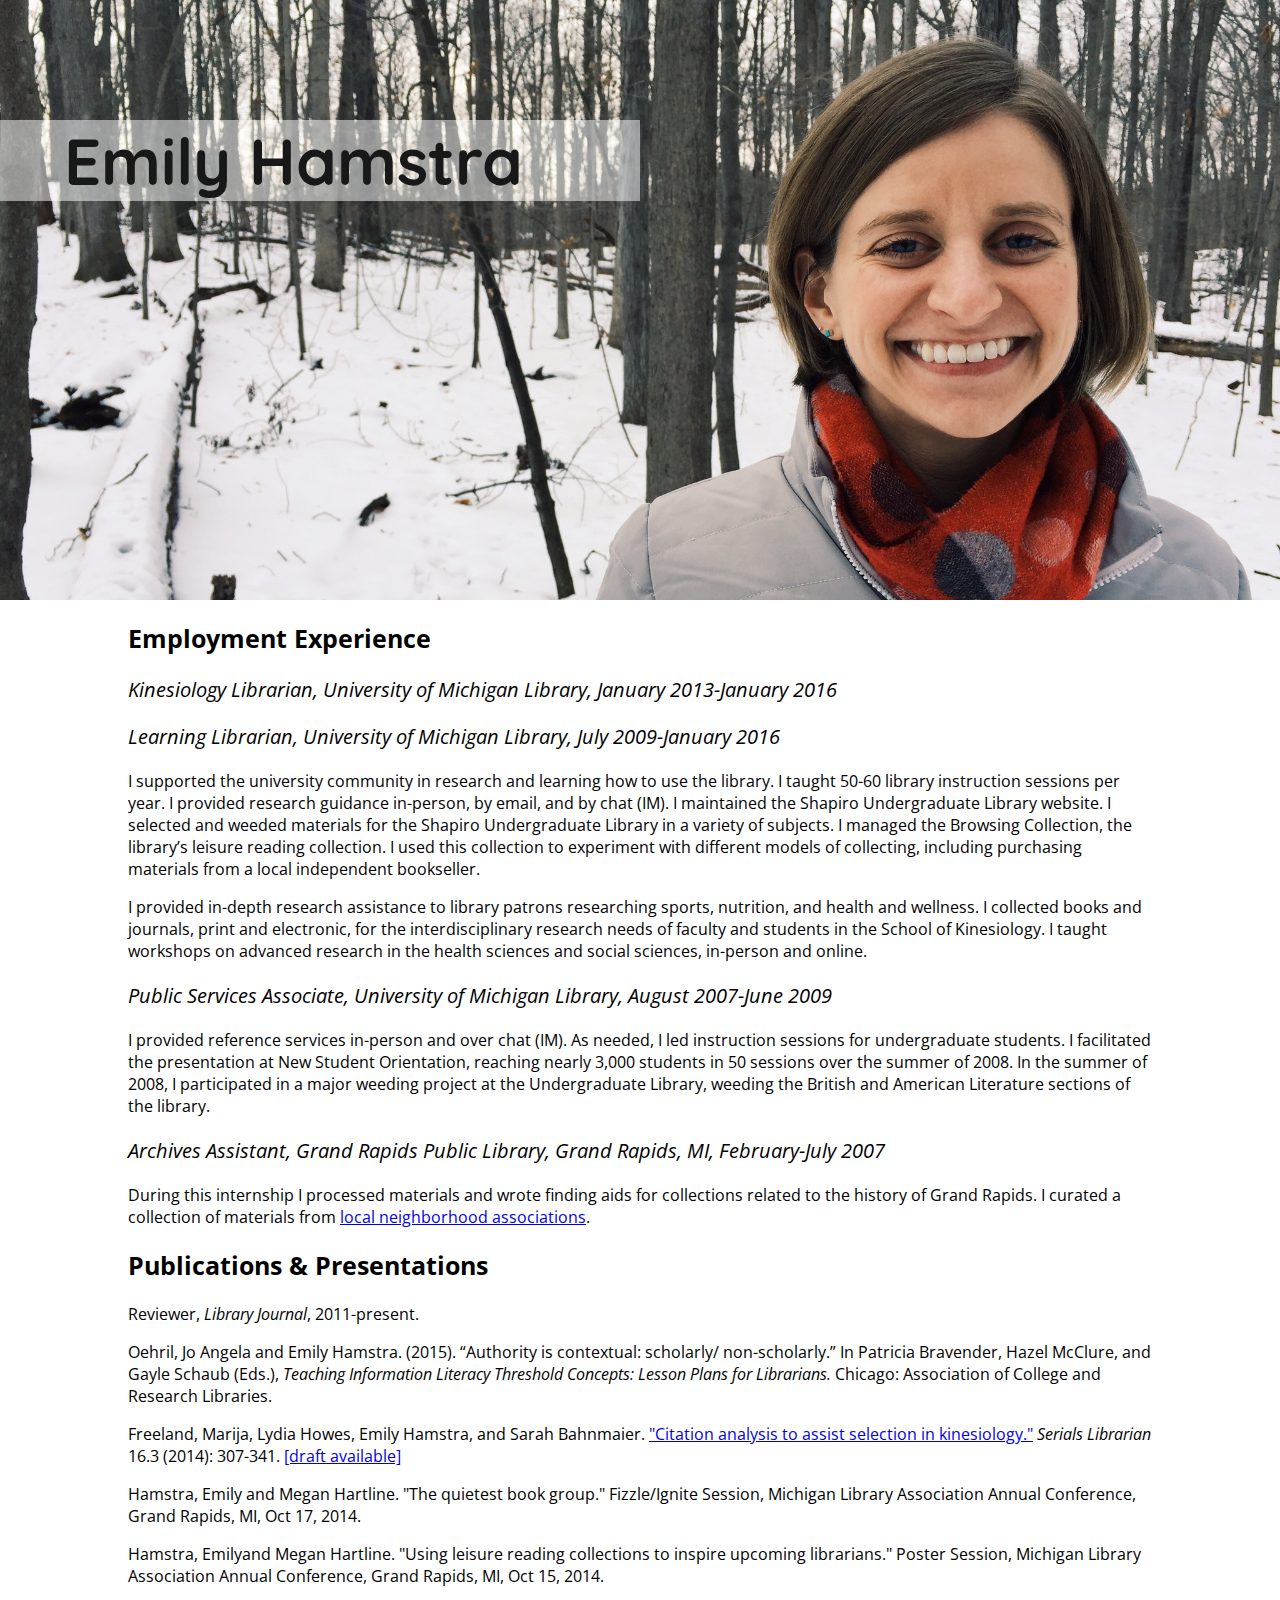
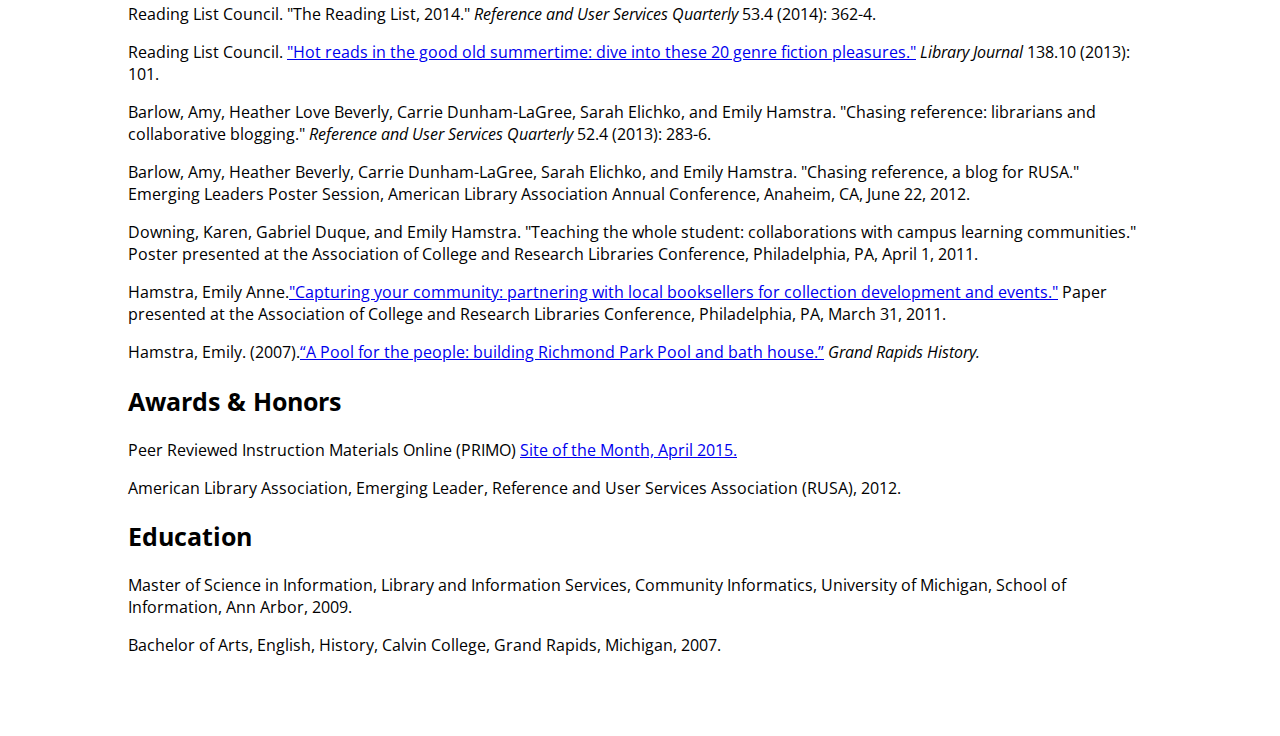
<file: index.html>
<!DOCTYPE html>
<html lang="en">
  <head>
    <link rel='stylesheet' href='style.css'/>
    <link href='http://fonts.googleapis.com/css?family=Quicksand' rel='stylesheet' type='text/css'>
    <link href='http://fonts.googleapis.com/css?family=Open+Sans:400,800' rel='stylesheet' type='text/css'>
    <link rel="shortcut icon" href="favicon.ico" />
    <title>Emily Hamstra</title>
    <meta name="description" content="Emily Hamstra is Learning Librarian and Kinesiology Librarian at the University of Michigan Library."/>
  </head>

  <body>
    <div class="jumbotron">
      <div class="name">
        <h1>Emily Hamstra</h1>
      </div>
      </div>
    </div>
  <div class="cv">

    <h2>Employment Experience</h2>
      <h3><i>Kinesiology Librarian, University of Michigan Library, January 2013-January 2016</i></h2>
      <h3><i>Learning Librarian, University of Michigan Library, July 2009-January 2016</i></h2>
        <p>I supported the university community in research and learning how to use the library. I taught 50-60 library instruction sessions per year. I provided research guidance in-person, by email, and by chat (IM). I maintained the Shapiro Undergraduate Library website. I selected and weeded materials for the Shapiro Undergraduate Library in a variety of subjects. I managed the Browsing Collection, the library’s leisure reading collection. I used this collection to experiment with different models of collecting, including purchasing materials from a local independent bookseller.</p>
        <p>I provided in-depth research assistance to library patrons researching sports, nutrition, and health and wellness. I collected books and journals, print and electronic, for the interdisciplinary research needs of faculty and students in the School of Kinesiology. I taught workshops on advanced research in the health sciences and social sciences, in-person and online.</p>
      <h3><i>Public Services Associate, University of Michigan Library, August 2007-June 2009</i></h3>
        <p>I provided reference services in-person and over chat (IM). As needed, I led instruction sessions for undergraduate students. I facilitated the presentation at New Student Orientation, reaching nearly 3,000 students in 50 sessions over the summer of 2008. In the summer of 2008, I participated in a major weeding project at the Undergraduate Library, weeding the British and American Literature sections of the library.</p>
      <h3><i>Archives Assistant, Grand Rapids Public Library, Grand Rapids, MI, February-July 2007</i></h3>
        <p>During this internship I processed materials and wrote finding aids for collections related to the history of Grand Rapids. I curated a collection of materials from <a href="http://grplpedia.grpl.org/wiki/images/f/f9/252.pdf">local neighborhood associations</a>.</p>

    <h2>Publications & Presentations</h2>
      <p>Reviewer, <cite>Library Journal</cite>, 2011-present.</p>
      <p>Oehril, Jo Angela and Emily Hamstra. (2015). “Authority is contextual: scholarly/ non-scholarly.” In Patricia Bravender, Hazel McClure, and Gayle Schaub (Eds.), <cite>Teaching Information Literacy Threshold Concepts: Lesson Plans for Librarians.</cite> Chicago: Association of College and Research Libraries.</p>
      <p>Freeland, Marija, Lydia Howes, Emily Hamstra, and Sarah Bahnmaier. <a href="http://www.tandfonline.com/doi/abs/10.1080/0361526X.2014.939327?journalCode=wser20#.VMr2yVXF9oE">"Citation analysis to assist selection in kinesiology."</a> <cite>Serials Librarian</cite> 16.3 (2014): 307-341. <a href="http://deepblue.lib.umich.edu/handle/2027.42/109724">[draft available]</a></p>
      <p>Hamstra, Emily and Megan Hartline. "The quietest book group." Fizzle/Ignite Session, Michigan Library Association Annual Conference, Grand Rapids, MI, Oct 17, 2014.</p>
      <p>Hamstra, Emilyand Megan Hartline. "Using leisure reading collections to inspire upcoming librarians." Poster Session, Michigan Library Association Annual Conference, Grand Rapids, MI, Oct 15, 2014.</p>
      <p>Reading List Council. "The Reading List, 2014." <cite>Reference and User Services Quarterly</cite> 53.4 (2014): 362-4.
      <p>Reading List Council. <a href="http://reviews.libraryjournal.com/2013/05/books/genre-fiction/fiction-roundup-hot-reads-in-the-good-old-summertime-june-1-2013/"> "Hot reads in the good old summertime: dive into these 20 genre fiction pleasures."</a> <cite>Library Journal</cite> 138.10 (2013): 101.</p>
      <p>Barlow, Amy, Heather Love Beverly, Carrie Dunham-LaGree, Sarah Elichko, and Emily Hamstra. "Chasing reference: librarians and collaborative blogging." <cite>Reference and User Services Quarterly</cite> 52.4 (2013): 283-6.</p>
      <p>Barlow, Amy, Heather Beverly, Carrie Dunham-LaGree, Sarah Elichko, and Emily Hamstra. "Chasing reference, a blog for RUSA." Emerging Leaders Poster Session, American Library Association Annual Conference, Anaheim, CA, June 22, 2012.</p>
      <p>Downing, Karen, Gabriel Duque, and Emily Hamstra. "Teaching the whole student: collaborations with campus learning communities." Poster presented at the Association of College and Research Libraries Conference, Philadelphia, PA, April 1, 2011.</p>
      <p>Hamstra, Emily Anne.<a href="http://www.ala.org/acrl/sites/ala.org.acrl/files/content/conferences/confsandpreconfs/national/2011/papers/capturing_community.pdf">"Capturing your community: partnering with local booksellers for collection development and events."</a> Paper presented at the Association of College and Research Libraries Conference, Philadelphia, PA, March 31, 2011.</p>
      <p>Hamstra, Emily. (2007).<a href="http://www.historygrandrapids.org/photoessay/1662">“A Pool for the people: building Richmond Park Pool and bath house.”</a> <cite>Grand Rapids History.</cite>

    <h2>Awards & Honors</h2>
      <p>Peer Reviewed Instruction Materials Online (PRIMO) <a href="http://www.ala.org/acrl/aboutacrl/directoryofleadership/sections/is/iswebsite/projpubs/primo/site/2015april">Site of the Month, April 2015.</a></p>
      <p>American Library Association, Emerging Leader, Reference and User Services Association (RUSA), 2012.</p>

    <h2>Education</h2>
      <p>Master of Science in Information, Library and Information Services, Community Informatics, University of Michigan, School of Information, Ann Arbor, 2009.</p>
      <p>Bachelor of Arts, English, History, Calvin College, Grand Rapids, Michigan, 2007.</p>
  </div>
  <!-- Google Analytics -->
  <script>
  (function(i,s,o,g,r,a,m){i['GoogleAnalyticsObject']=r;i[r]=i[r]||function(){
  (i[r].q=i[r].q||[]).push(arguments)},i[r].l=1*new Date();a=s.createElement(o),
  m=s.getElementsByTagName(o)[0];a.async=1;a.src=g;m.parentNode.insertBefore(a,m)
  })(window,document,'script','//www.google-analytics.com/analytics.js','ga');

  ga('create', 'UA-59330609-1', 'auto');
  ga('require', 'linkid', 'linkid.js');
  ga('send', 'pageview');

</script>
  </body>
</html>
</file>
<file: style.css>
body {
  font-family: 'Open Sans', sans-serif;
  margin: 0px;
  padding: 0px;
}

.jumbotron {
  background-image: url('winteremily2.jpg');
  background-size: 100%;
  background-repeat: no-repeat;
  height: 600px;/*600px works best*/
  width: cover; /*width 100%*/
  overflow:auto;
}

.jumbotron .name h1 {
    font-family: 'Quicksand', sans-serif;
    font-size: 4.063em;
    font-weight: bold;
    color:#181818;
    padding-left: 10%; /* 105px*/
    margin:0;
    background:rgba(255, 255, 255, 0.5);

}


.jumbotron .name {
  padding-top:0px;
  margin-top: 120px;
  width: 50%;
}

.cv h1 {
  font-family: 'Quicksand', sans-serif;
  font-size: 2.188em;
  font-weight: bold;
}

.cv h2 {
  font-size: 1.563em;
  font-weight: bold;
}

.cv h3 {
  font-size: 1.250em;
  font-weight: normal;
}

.cv p {
  font-size: 1em;
  font-weight: normal;
}

.cv {
  padding-left: 10%;
  padding-right: 10%;
  padding-bottom: 5%;
}


/*iphone 6*/
@media screen and (max-width: 667px) {

  .jumbotron {
    width: 100%;
    height: 100%
  }
}

/*tablet*/
</file>
